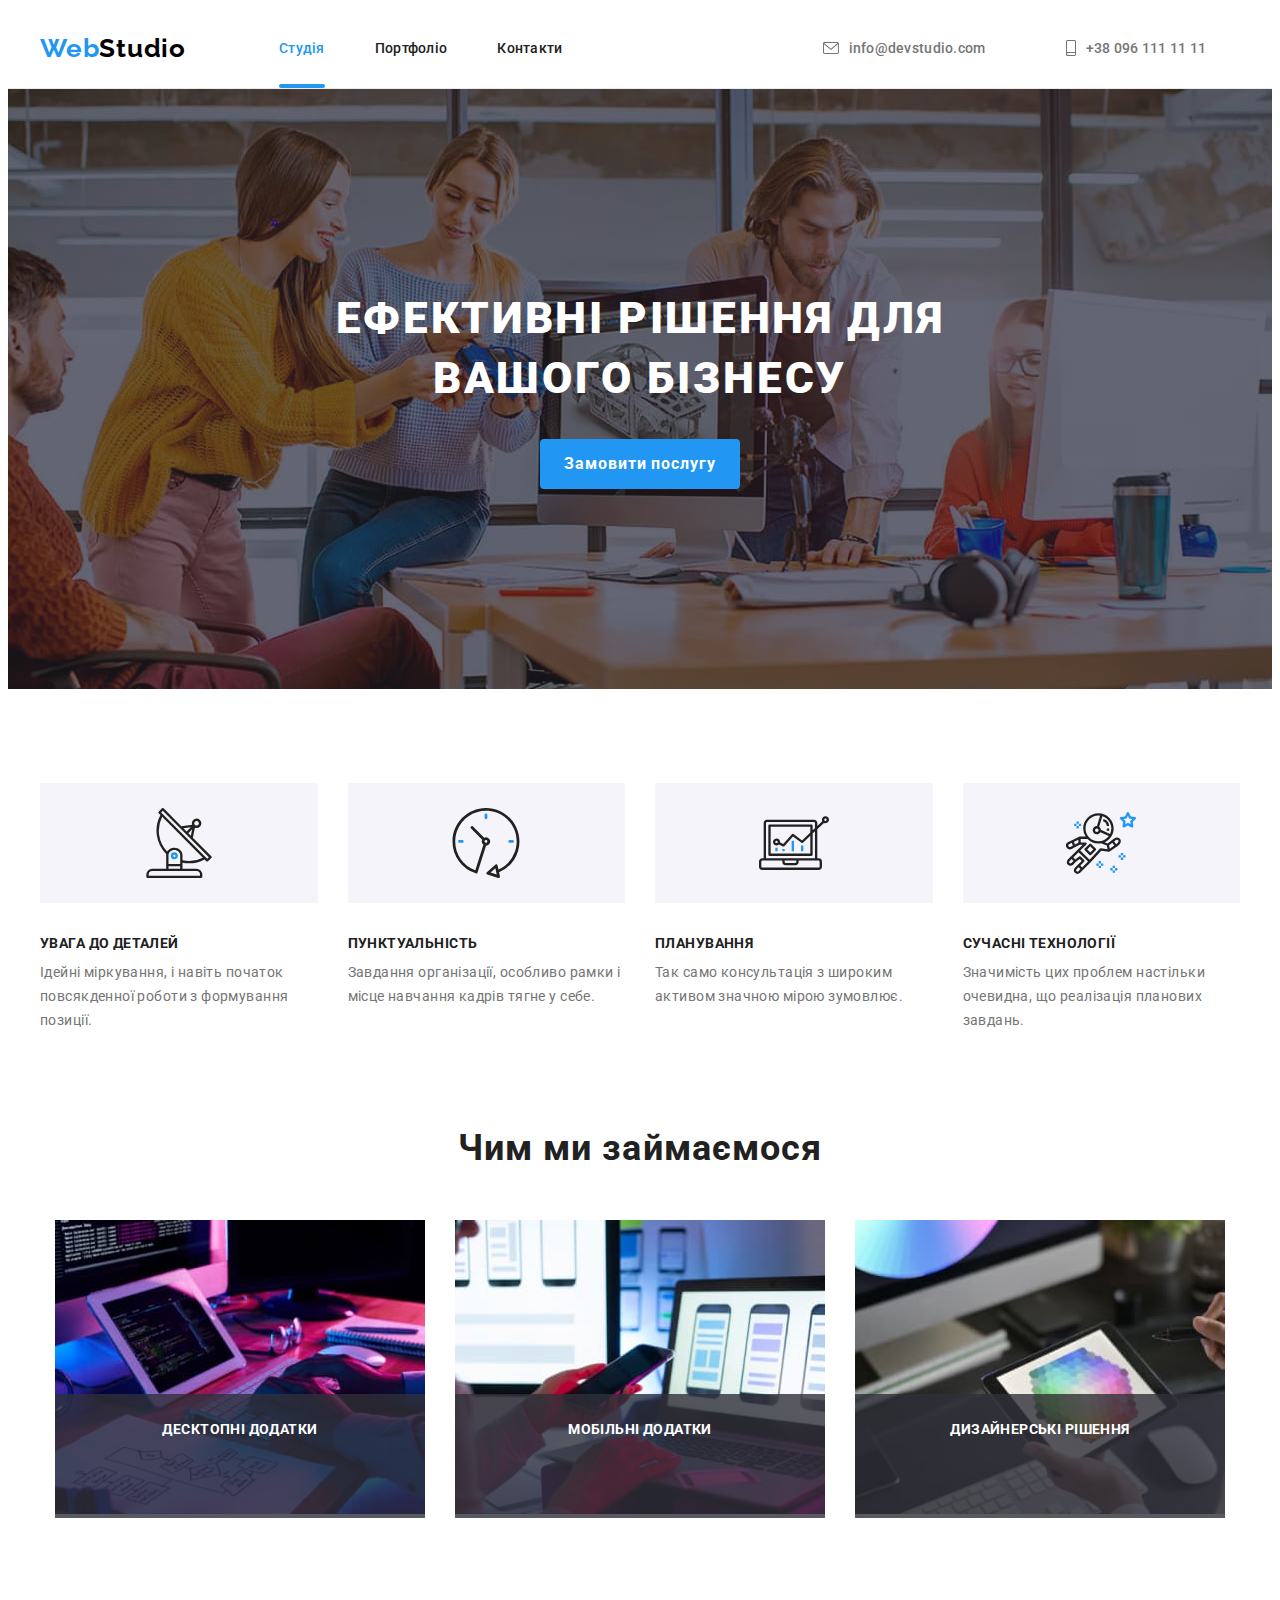
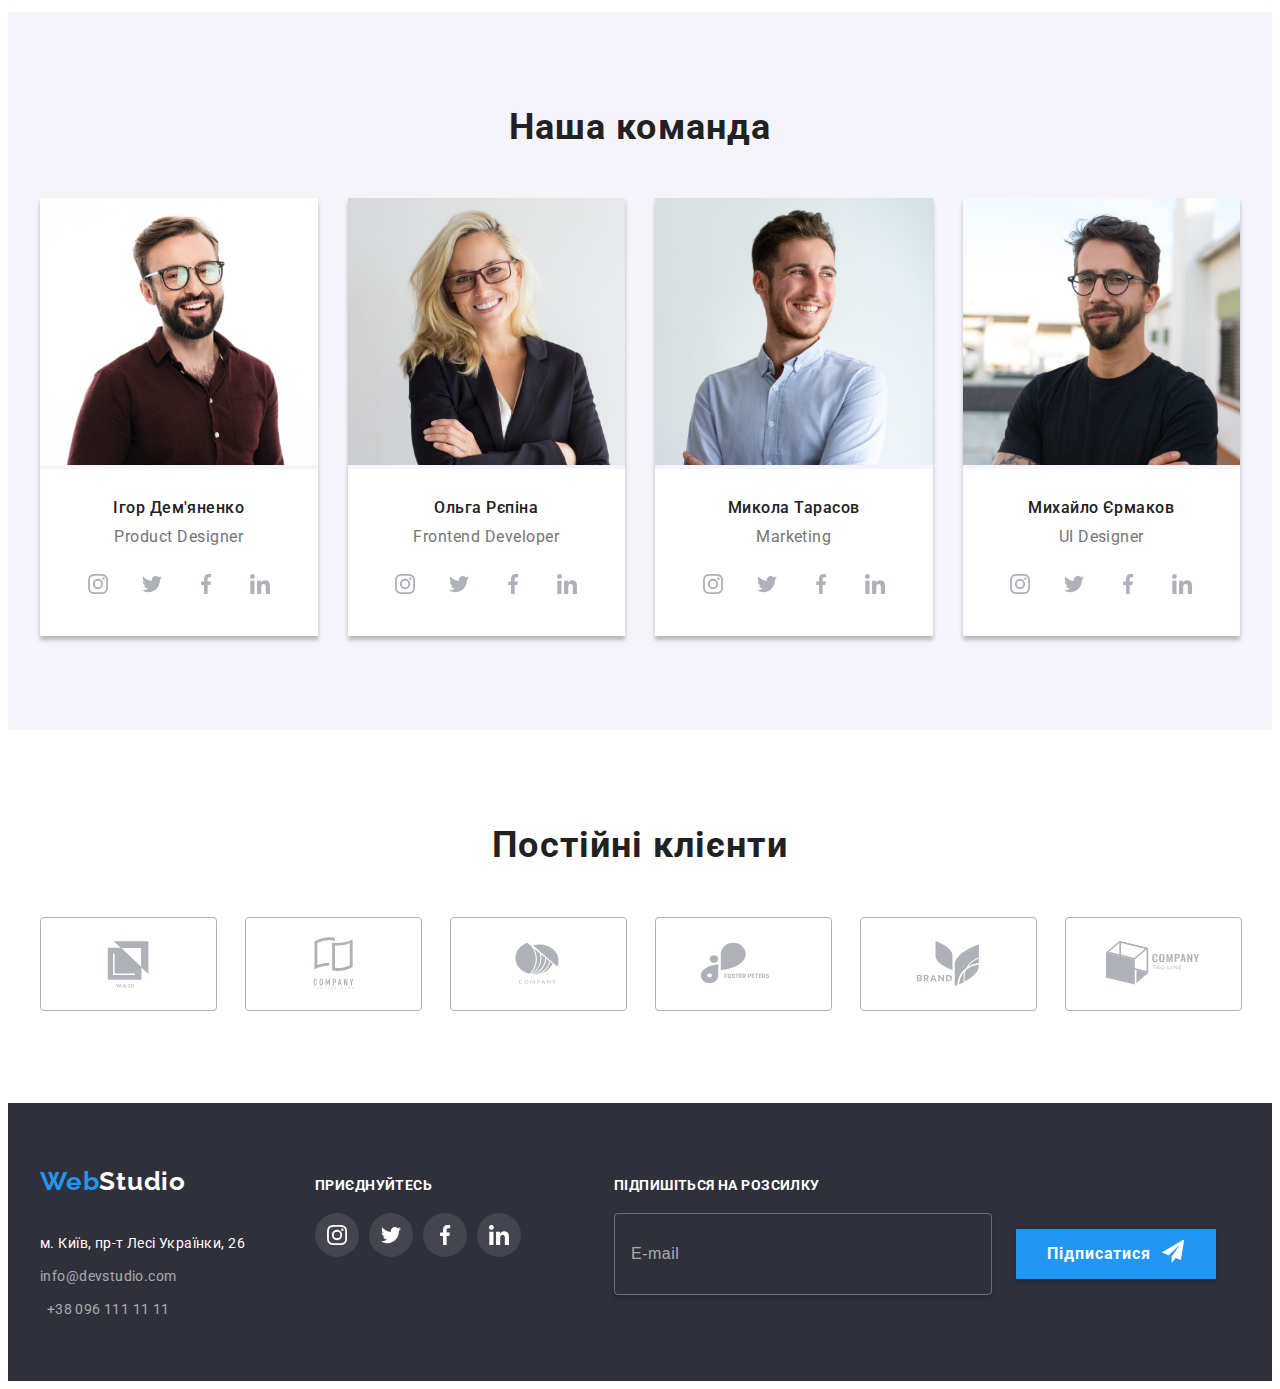
<file: index.html>
<!DOCTYPE html>
<html lang="en">
  <head>
    <meta charset="UTF-8" />
    <meta http-equiv="X-UA-Compatible" content="IE=edge" />
    <meta name="viewport" content="width=device-width, initial-scale=1.0" />
    <title>Document</title>
    <link
      href="https://fonts.googleapis.com/css2?family=Raleway:wght@700&family=Roboto:wght@400;500;700;900&display=swap"
      rel="stylesheet"
    />
    <link
      rel="stylesheet"
      href="https://cdnjs.cloudflare.com/ajax/libs/modern-normalize/1.1.0/modern-normalize.min.css"
      integrity="sha512-wpPYUAdjBVSE4KJnH1VR1HeZfpl1ub8YT/NKx4PuQ5NmX2tKuGu6U/JRp5y+Y8XG2tV+wKQpNHVUX03MfMFn9Q=="
      crossorigin="anonymous"
      referrerpolicy="no-referrer"
    />
    <link rel="stylesheet" href="./css/main.min.css" /> 
  </head>
  <body class="page">
     <header class="header">
      <div class="container-header">
        
        <nav class="site-nav">
          <a href="#" class="logo"
            ><span class="first-part">Web</span
            ><span class="second-part">Studio</span></a
          >

          <ul class="site-nav-list">
            <li class="site-nav-item">
              <a class="site-nav-link current" href="#">Студія</a>
            </li>
            <li class="site-nav-item">
              <a class="site-nav-link" href="portfolio.html" 
                >Портфоліо</a
              >
            </li>
            <li class="site-nav-item">
              <a class="site-nav-link" href="#">Контакти</a>
            </li>
          </ul>
          
          <ul class="contacts-list">
            <li class="contacts-item">
              <a href="mailto:info@devstudio.com" class="contacts">
                <svg class="contacts-icon" width="16" height="12">
                  <use href="./images/icons.svg#icon-envelope"></use>
                </svg>info@devstudio.com</a>
            </li>
            <li class="contacts-item">
              <a href="tel:+380961111111" class="contacts">
                <svg class="contacts-icon" width="10" height="16">
                  <use href="./images/icons.svg#icon-smartphone"></use>
                </svg>+38 096 111 11 11</a>
            </li>
          </ul>
        </nav>
       
        <button type="button" class="menu-open" data-menu-open>
          <svg class="menu-open-icon" width="40" height="40">
            <use href="./images/icons.svg#icon-menu-open"></use>
          </svg>
         </button>
         </div>
         
         <div class="mob-menu is-hidden" data-menu>
          <div class="mob-container">
            <div class="menu-top">
          <button type="button" class="menu-close" data-menu-close>
            <svg class="menu-close-icon" width="40" height="40">
              <use href="./images/icons.svg#icon-menu-close"></use>
            </svg>
          </button>
           <ul class="mob-nav-list">
            <li class="mob-nav-item">
              <a class="mob-nav-link current" href="#">Студія</a>
            </li>
            <li class="mob-nav-item">
              <a class="mob-nav-link" href="portfolio.html" 
                >Портфоліо</a
              >
            </li>
            <li class="mob-nav-item">
              <a class="mob-nav-link" href="#">Контакти</a>
            </li>
          </ul>
          </div>
          <div class="menu-top">
          <ul class="mob-contacts-list">
            <li class="mob-contacts-item">
              <a href="mailto:info@devstudio.com" class="mob-contacts-mail">
                info@devstudio.com</a>
            </li>
            <li class="mob-contacts-item">
              <a href="tel:+380961111111" class="mob-contacts-tel">
                +38 096 111 11 11</a>
            </li>
          </ul>
          <ul class="menu-soc-list">
            <li class="menu-soc-item">Instagram</li>
            <li class="menu-soc-item">Twitter</li>
            <li class="menu-soc-item">Facebook</li>
            <li class="menu-soc-item">LinkedIn</li>

          </ul>
          </div>
          </div>
          
          
         
      </div>
    </header> 
    <main>
      <section class="section-hero">
         <div class="container-hero">
                  <h1 class="hero-title">Ефективні рішення для <br />вашого бізнесу</h1>
        <button class="button-hero btn" type="button" data-modal-open>Замовити послугу</button>
         </div>
      </section>
      <section class="advantages">
        <div class="container">
          <ul class="our-advantages-list">
            <li class="our-advantages-item">
              <div class="our-advantages-icon">
                <svg width="70" height="70">
                  <use href="./images/icons.svg#icon-antenna"></use>
                </svg>
              </div>
              <h3 class="our-advantages-title">УВАГА ДО ДЕТАЛЕЙ</h3>
              <p class="our-advantages">
                Ідейні міркування, і навіть початок повсякденної роботи з
                формування позиції.
              </p>
            </li>
            <li class="our-advantages-item">
              <div class="our-advantages-icon">
                <svg width="70" height="70">
                  <use href="./images/icons.svg#icon-clock"></use>
                </svg>
              </div>
              <h3 class="our-advantages-title">ПУНКТУАЛЬНІСТЬ</h3>
              <p class="our-advantages">
                Завдання організації, особливо рамки і місце навчання кадрів
                тягне у себе.
              </p>
            </li>
            <li class="our-advantages-item">
              <div class="our-advantages-icon">
                <svg width="70" height="70">
                  <use href="./images/icons.svg#icon-diagram"></use>
                </svg>
              </div>
              <h3 class="our-advantages-title">ПЛАНУВАННЯ</h3>
              <p class="our-advantages">
                Так само консультація з широким активом значною мірою зумовлює.
              </p>
            </li>
            <li class="our-advantages-item">
              <div class="our-advantages-icon">
                <svg width="70" height="70">
                  <use href="./images/icons.svg#icon-astronaut"></use>
                </svg>
              </div>
              <h3 class="our-advantages-title">СУЧАСНІ ТЕХНОЛОГІЇ</h3>
              <p class="our-advantages">
                Значимість цих проблем настільки очевидна, що реалізація
                планових завдань.
              </p>
            </li>
          </ul>
        </div>
      </section>
      <section class="section-img">
        <div class="container">
          <h2 class="section-title">Чим ми займаємося</h2>
          <ul class="presentation-list">
            <li class="presentation-list__item">
              <div class="presentation">
                <img
                srcset="./images/box1.jpg 1x, ./images/box1-2x.jpg 2x" 
                src="./images/box1.jpg" 
                alt="написання коду" 
                width="370" />
                <h3 class="presentation-title">Десктопні додатки</h3>  
              </div>
            </li>
            <li class="presentation-list__item">
              <div class="presentation">
              <img
              srcset="./images/box2.jpg 1x, ./images/box2-2x.jpg 2x" 
              src="./images/box2.jpg" 
              alt="створення макета" 
              width="370" />
            <h3 class="presentation-title">Мобільні додатки</h3>
            </div>
            </li>
            <li class="presentation-list__item">
              <div class="presentation">
              <img
              srcset="./images/box3.jpg 1x, ./images/box3-2x.jpg 2x" 
              src="./images/box3.jpg" 
              alt="дізайн" 
              width="370" />
            <h3 class="presentation-title">Дизайнерські рішення</h3>
            </div>
            </li>
          </ul>
        </div>
      </section>
      <section class="section-team">
        <div class="container">
          <h2 class="section-title">Наша команда</h2>
          <div class="team-section"> 
          <ul class="img-list">
            <li class="img-list__item">
              <picture>
                  <source srcset="./images/img1.jpg 1x, ./images/img1-2x.jpg 2x" 
                  media="(min-width: 1200px)"/>
                  <source srcset="./images/img1-tab.jpg 1x, ./images/img1-tab-2x.jpg 2x" 
                  media="(min-width: 768px)"/>
                  <source srcset="./images/img1-mob.jpg 1x, ./images/img1-mob-2x.jpg 2x" 
                  media="(max-width: 767px)"/>
                  <img
                  src="./images/img1-mob.jpg" 
                  width="450"
                  alt="фото" 
                  class="img-item" />
                </picture>
              
              <div class="team">
              <h3 class="team__title">Ігор Дем'яненко</h3>
              <p class="team__specialist">Product Designer</p>
              <ul class="specialist-list">
                <li class="specialist-list__item">
              <a class="specialist-list__link" href="#">
                <svg class="specialist-list__icon" width="20" height="20">
                  <use href="./images/icons.svg#icon-instagram"></use>
                </svg>
              </a>
              </li>
              <li class="specialist-list__item">
              <a class="specialist-list__link" href="#">
                <svg class="specialist-list__icon" width="20" height="20">
                  <use href="./images/icons.svg#icon-twitter"></use>
                </svg>
              </a>
              </li>
              <li class="specialist-list__item">
              <a class="specialist-list__link" href="#">
                <svg class="specialist-list__icon" width="20" height="20">
                  <use href="./images/icons.svg#icon-facebook"></use>
                </svg>
              </a>
              </li>
              <li class="specialist-list__item">
              <a  class="specialist-list__link" href="#">
                <svg class="specialist-list__icon" width="20" height="20">
                  <use href="./images/icons.svg#icon-linkedin"></use>
                </svg>
              </a>
              </li>
              </ul>
              </div>
            </li>  
            
            <li class="img-list__item">
              <picture>
                  <source srcset="./images/img2.jpg 1x, ./images/img2-2x.jpg 2x" 
                  media="(min-width: 1200px)"/>
                  <source srcset="./images/img2-tab.jpg 1x, ./images/img2-tab-2x.jpg 2x" 
                  media="(min-width: 768px)"/>
                  <source srcset="./images/img2-mob.jpg 1x, ./images/img2-mob-2x.jpg 2x" 
                  media="(max-width: 767px)"/>
                  <img
                  src="./images/img2-mob.jpg" 
                  width="450"
                  alt="фото" 
                  class="img-item" />
                </picture>
              
              <div class="team">
              <h3 class="team__title">Ольга Рєпіна</h3>
              <p class="team__specialist">Frontend Developer</p>
              <ul class="specialist-list">
                <li class="specialist-list__item">
              <a class="specialist-list__link" href="#">
                <svg class="specialist-list__icon" width="20" height="20">
                  <use href="./images/icons.svg#icon-instagram"></use>
                </svg>
              </a>
              </li>
              <li class="specialist-list__item">
              <a class="specialist-list__link" href="#">
                <svg class="specialist-list__icon" width="20" height="20">
                  <use href="./images/icons.svg#icon-twitter"></use>
                </svg>
              </a>
              </li>
              <li class="specialist-list__item">
              <a class="specialist-list__link" href="#">
                <svg class="specialist-list__icon" width="20" height="20">
                  <use href="./images/icons.svg#icon-facebook"></use>
                </svg>
              </a>
              </li>
              <li class="specialist-list__item">
              <a class="specialist-list__link" href="#">
                <svg class="specialist-list__icon" width="20" height="20">
                  <use href="./images/icons.svg#icon-linkedin"></use>
                </svg>
              </a>
              </li>
              </ul>
            </div>
            </li>
            <li class="img-list__item">
              <picture>
                  <source srcset="./images/img3.jpg 1x, ./images/img3-2x.jpg 2x" 
                  media="(min-width: 1200px)"/>
                  <source srcset="./images/img3-tab.jpg 1x, ./images/img3-tab-2x.jpg 2x" 
                  media="(min-width: 768px)"/>
                  <source srcset="./images/img3-mob.jpg 1x, ./images/img3-mob-2x.jpg 2x" 
                  media="(max-width: 767px)"/>
                  <img
                  src="./images/img3-mob.jpg" 
                  width="450"
                  alt="фото" 
                  class="img-item" />
                </picture>
              <div class="team">
              <h3 class="team__title">Микола Тарасов</h3>
              <p class="team__specialist">Marketing</p>
              <ul class="specialist-list">
                <li class="specialist-list__item">
              <a class="specialist-list__link" href="#">
                <svg class="specialist-list__icon" width="20" height="20">
                  <use href="./images/icons.svg#icon-instagram"></use>
                </svg>
                 
              </a>
              </li>
              <li class="specialist-list__item">
              <a class="specialist-list__link" href="#">
                <svg class="specialist-list__icon" width="20" height="20">
                  <use href="./images/icons.svg#icon-twitter"></use>
                </svg>
                 
              </a>
              </li>
              <li class="specialist-list__item">
              <a class="specialist-list__link" href="#">
                <svg class="specialist-list__icon" width="20" height="20">
                  <use href="./images/icons.svg#icon-facebook"></use>
                </svg>
                 
              </a>
              </li>
              <li class="specialist-list__item">
              <a class="specialist-list__link" href="#">
                <svg class="specialist-list__icon" width="20" height="20">
                  <use href="./images/icons.svg#icon-linkedin"></use>
                </svg>
                 
              </a>
              </li>
              </ul>
              </div>
            </li>
            <li class="img-list__item">
              <picture>
                  <source srcset="./images/img4.jpg 1x, ./images/img4-2x.jpg 2x" 
                  media="(min-width: 1200px)"/>
                  <source srcset="./images/img4-tab.jpg 1x, ./images/img4-tab-2x.jpg 2x" 
                  media="(min-width: 768px)"/>
                  <source srcset="./images/img4-mob.jpg 1x, ./images/img4-mob-2x.jpg 2x" 
                  media="(max-width: 767px)"/>
                  <img
                  src="./images/img4-mob.jpg" 
                  width="450"
                  alt="фото" 
                  class="img-item" />
                </picture>
              <div class="team">
              <h3 class="team__title">Михайло Єрмаков</h3>
              <p class="team__specialist">UI Designer</p>
              <ul class="specialist-list">
                <li class="specialist-list__item">
              <a class="specialist-list__link" href="#">
                <svg class="specialist-list__icon" width="20" height="20">
                  <use href="./images/icons.svg#icon-instagram"></use>
                </svg>
                 
              </a>
              </li>
              <li class="specialist-list__item">
              <a class="specialist-list__link" href="#">
                <svg class="specialist-list__icon" width="20" height="20">
                  <use href="./images/icons.svg#icon-twitter"></use>
                </svg>
                 
              </a>
              </li>
              <li class="specialist-list__item">
              <a class="specialist-list__link" href="#">
                <svg class="specialist-list__icon" width="20" height="20">
                  <use href="./images/icons.svg#icon-facebook"></use>
                </svg>
                 
              </a>
              </li>
              <li class="specialist-list__item">
              <a class="specialist-list__link" href="#">
                <svg class="specialist-list__icon" width="20" height="20">
                  <use href="./images/icons.svg#icon-linkedin"></use>
                </svg>
                 
              </a>
              </li>
              </ul>
              </div>
            </li>
          </ul>
          </div>
        </div>
      </section> 
  <section class="section-clients">
        <div class="container">
          <h2 class="section-clients__title">Постійні клієнти</h2>
      
          <ul class="client-list">
            <li class="client-list__item">
              <a  class="client-list__link" href="#">
              <svg class="client-list__icon" width="106" height="60">
                <use href="./images/icons.svg#icon-logo1"></use>
              </svg>
              </a>
            </li>
            <li class="client-list__item">
              <a  class="client-list__link" href="#">
              <svg class="client-list__icon" width="106" height="60">
                <use href="./images/icons.svg#icon-logo2"></use>
              </svg>
              </a>
            </li>
            <li class="client-list__item">
              <a  class="client-list__link" href="#">
              <svg class="client-list__icon" width="106" height="60">
                <use href="./images/icons.svg#icon-logo3"></use>
              </svg>
              </a>
            </li>
            <li class="client-list__item">
              <a  class="client-list__link" href="#">
              <svg class="client-list__icon" width="106" height="60">
                <use href="./images/icons.svg#icon-logo4"></use>
              </svg>
              </a>
            </li>
            <li class="client-list__item">
              <a  class="client-list__link" href="#">
              <svg class="client-list__icon" width="106" height="60">
                <use href="./images/icons.svg#icon-logo5"></use>
              </svg>
              </a>
            </li>
            <li class="client-list__item">
              <a  class="client-list__link" href="#">
              <svg class="client-list__icon" width="106" height="60">
                <use href="./images/icons.svg#icon-logo6"></use>
              </svg>
              </a>
            </li>
          </ul>
          </div>

        </div>
      </section>
    </main>
    <footer class="section-foot">
      <div class="container-footer">
        <div class="div-foot">
          <div class="div-foot-tablet">
          <div class="div-contacts">
        <a href="#" class="logo-footer"
          ><span class="first-part">Web</span
          ><span class="second-part-foot">Studio</span></a
        >
        <address class="address">
          <p class="contacts-foot-address">м. Київ, пр-т Лесі Українки, 26</p>
          <ul class="list">
            <li class="foot-item">
              <a href="mailto:info@devstudio.com" class="contacts-foot"
                >info@devstudio.com</a>
              
            </li>
            <li class="foot-item">
              <a href="tel:+380961111111" class="contacts-foot"
                >+38 096 111 11 11</a
              >
            </li>
          </ul>
        </address>
        </div>
        <div class="foot-networks">
          <span class="foot-title">приєднуйтесь</span>
          <ul class="foot-list">
                <li class="item-foot">
              <a class="foot-link" href="#">
                <svg class="foot-icon" width="20" height="20">
                  <use href="./images/icons.svg#icon-instagram"></use>
                </svg>
                 
              </a>
              </li>
              <li class="item-foot">
              <a class="foot-link" href="#">
                <svg class="foot-icon" width="20" height="20">
                  <use href="./images/icons.svg#icon-twitter"></use>
                </svg>
                 
              </a>
              </li>
              <li class="item-foot">
              <a class="foot-link" href="#">
                <svg class="foot-icon" width="20" height="20">
                  <use href="./images/icons.svg#icon-facebook"></use>
                </svg>
                 
              </a>
              </li>
              <li class="item-foot">
              <a class="foot-link" href="#">
                <svg class="foot-icon" width="20" height="20">
                  <use href="./images/icons.svg#icon-linkedin"></use>
                </svg>
                 
              </a>
              </li>
              </ul>

        </div>
        </div>
        <div class="user-sub"> 
           <p class="form-email">Підпишіться на розсилку</p>
          <form>
          <div class="user-mail">  
            <input type="email" name="email"  class="email-input" aria-labelledby="user_email" placeholder="E-mail"/>
          
          <button type="submit" class="submit">Підписатися
            <svg class="icon-send" width="24" height="24">
              <use href="./images/icons.svg#icon-send"></use>
            </svg>
          </button>
          </div> 
          
        </form>
        </div>
        </div>
      </div>
    </footer>
     <div class="backdroup is-hidden" data-modal>
      <div class="modal">
        <button type="button" class="modal-close" data-modal-close>
          <svg class="close" width="18" height="18">
            <use href="./images/icons.svg#icon-close-black"></use>
          </svg>
        </button>
        <p class="modal-title">Залиште свої дані, ми вам передзвонимо</p>
        <form class="modal-form">
          <div class="input-wrap">
            <label for="user-name" class="modal-label">Ім'я</label>
              <input type="text" name="user-name" id="user-name" class="modal-input"/>
                <svg class="modal-icon" width="18" height="18">
                    <use href="./images/icons.svg#icon-person"></use>
                </svg>
          </div>
             
          <div class="input-wrap">
            <label for="user-tel" class="modal-label">Телефон</label>
              <input type="tel" name="user-tel" id="user-tel" class="modal-input"/>
                <svg class="modal-icon" width="18" height="18">
                  <use href="./images/icons.svg#icon-phone"></use>
               </svg>
          </div>
          <div class="input-wrap">
            <label for="user-email" class="modal-label">Пошта</label>
              <input type="email" name="user-email" id="user-email" class="modal-input"/>
               <svg class="modal-icon" width="18" height="18">
                 <use href="./images/icons.svg#icon-email"></use>
               </svg>
         </div>
         <div class="input-wrap-comment">
         
        <label for="comment" class="modal-label">Коментар</label>
          <textarea name="comment" id="comment" class="modal-comment" placeholder="Введіть текст"
          ></textarea>
          </div>
             
          <input type="checkbox" name="accedence" class="modal-check is-hidden" id="accedence"/>
          <label for="accedence" class="label-check">
            <span>
              <svg class="check-icon" width="16" height="15">
                <use href="./images/icons.svg#icon-check"></use>
              </svg> 
              </span>            
            Погоджуюся з розсилкою та приймаю 
             <a href="#" class="accedence-link">Умови договору</a>
        </label>
          <div class="btn-submit-modal">       
            <button type="submit" class="btn-submit">Відправити</button>
          </div> 
        </form>
      </div>
    </div> 
    <script src="./js/modal.js"></script>
    <script src="./js/menu.js"></script>
  </body>
</html>
</file>
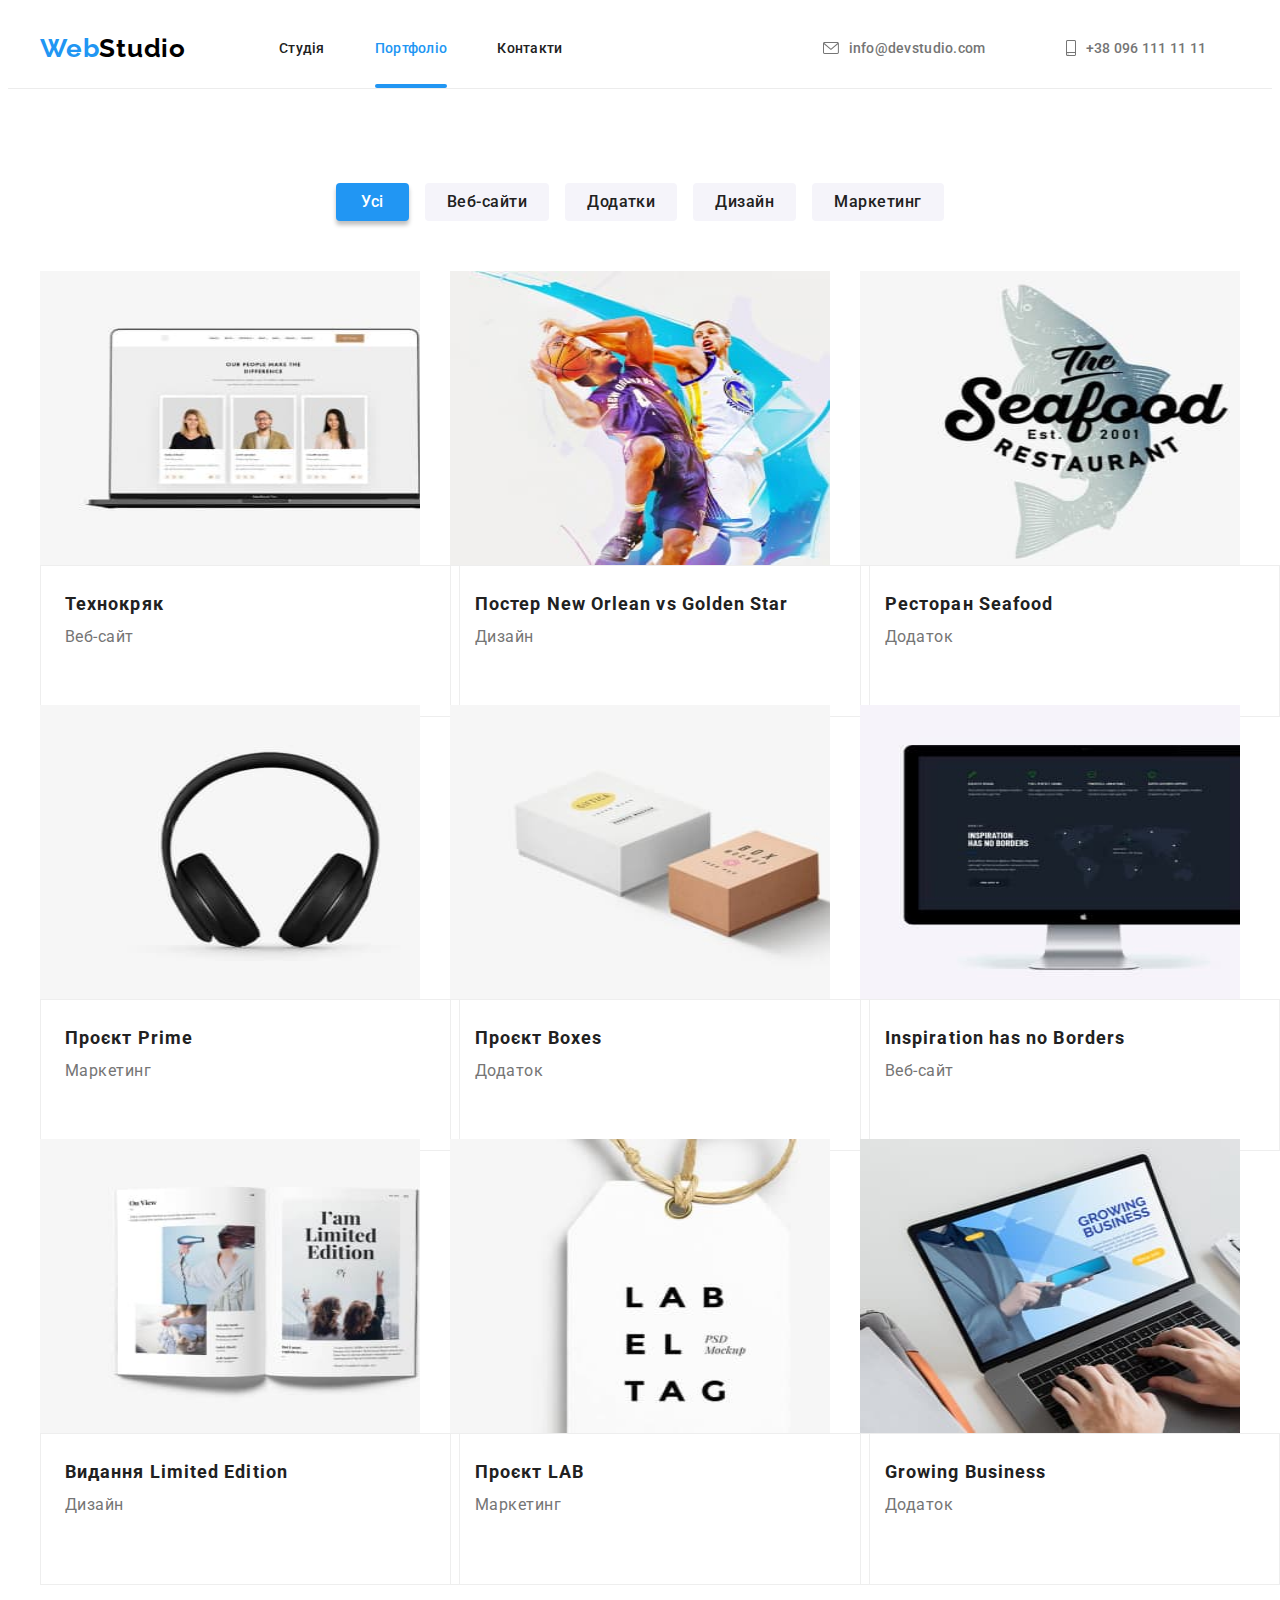
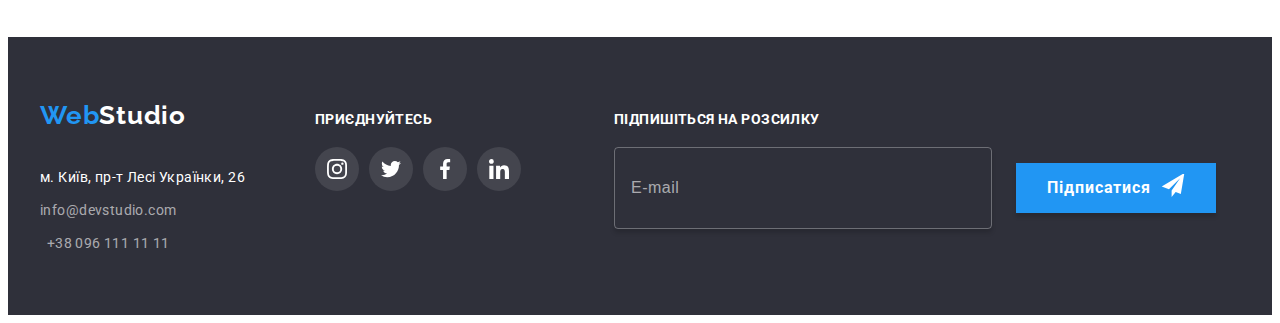
<file: portfolio.html>
<!DOCTYPE html>
<html lang="en">
  <head>
    <meta charset="UTF-8" />
    <meta http-equiv="X-UA-Compatible" content="IE=edge" />
    <meta name="viewport" content="width=device-width, initial-scale=1.0" />
    <title>Portfolio</title>
    <link
      href="https://fonts.googleapis.com/css2?family=Raleway:wght@700&family=Roboto:wght@400;500;700;900&display=swap"
      rel="stylesheet"
    />
    <link
      rel="stylesheet"
      href="https://cdnjs.cloudflare.com/ajax/libs/modern-normalize/1.1.0/modern-normalize.min.css"
      integrity="sha512-wpPYUAdjBVSE4KJnH1VR1HeZfpl1ub8YT/NKx4PuQ5NmX2tKuGu6U/JRp5y+Y8XG2tV+wKQpNHVUX03MfMFn9Q=="
      crossorigin="anonymous"
      referrerpolicy="no-referrer"
    />
    <link rel="stylesheet" href="./css/main.min.css" />
  </head>
  <body class="page-portfolio">
    <header class="header">
      <div class="container-header">
        <nav class="site-nav">
          <a href="#" class="logo"
            ><span class="first-part">Web</span
            ><span class="second-part">Studio</span>
            </a>

          <ul class="site-nav-list">
            <li class="site-nav-item">
              <a class="site-nav-link" href="index.html" 
                >Студія</a>
            </li>
            <li class="site-nav-item">
              <a class="site-nav-link current" href="#">Портфоліо</a>
            </li>
            <li class="site-nav-item">
              <a class="site-nav-link" href="#">Контакти</a>
            </li>
          </ul>

          <ul class="contacts-list">
            <li class="contacts-item">
              <a href="mailto:info@devstudio.com" class="contacts">
                <svg class="contacts-icon" width="16" height="12">
                  <use href="./images/icons.svg#icon-envelope"></use>
                </svg>
                info@devstudio.com</a>
            </li>
            <li class="contacts-item">
              <a href="tel:+380961111111" class="contacts">
                <svg class="contacts-icon" width="10" height="16">
                  <use href="./images/icons.svg#icon-smartphone"></use>
                </svg>
                +38 096 111 11 11</a>
            </li>
          </ul>
        </nav>
        <button type="button" class="menu-open" data-menu-open>
          <svg class="menu-open-icon" width="40" height="40">
            <use href="./images/icons.svg#icon-menu-open"></use>
          </svg>
         </button>
         
      </div>
      <div class="mob-menu is-hidden" data-menu>
          <div class="mob-container">
            <div class="menu-top">
          <button type="button" class="menu-close" data-menu-close>
            <svg class="menu-close-icon" width="40" height="40">
              <use href="./images/icons.svg#icon-menu-close"></use>
            </svg>
          </button>
           <ul class="mob-nav-list">
            <li class="mob-nav-item">
              <a class="mob-nav-link current" href="#">Студія</a>
            </li>
            <li class="mob-nav-item">
              <a class="mob-nav-link" href="portfolio.html" 
                >Портфоліо</a
              >
            </li>
            <li class="mob-nav-item">
              <a class="mob-nav-link" href="#">Контакти</a>
            </li>
          </ul>
          </div>
          <div class="menu-top">
          <ul class="mob-contacts-list">
            <li class="mob-contacts-item">
              <a href="mailto:info@devstudio.com" class="mob-contacts-mail">
                info@devstudio.com</a>
            </li>
            <li class="mob-contacts-item">
              <a href="tel:+380961111111" class="mob-contacts-tel">
                +38 096 111 11 11</a>
            </li>
          </ul>
          <ul class="menu-soc-list">
            <li class="menu-soc-item">Instagram</li>
            <li class="menu-soc-item">Twitter</li>
            <li class="menu-soc-item">Facebook</li>
            <li class="menu-soc-item">LinkedIn</li>

          </ul>
          </div>
          </div>
      </div>
    </header>
    <main>
      <section class="portfolio">
        <!-- <h1 class="portfolio-title">Портфоліо</h1> -->
        <div class="container-portfolio">
          

         <ul class="portfolio-list">
          <li class="list-button">
            <button class="button-all current" type="button">Усі</button>
          </li>
          <li class="list-button">
            <button class="button" type="button">Веб-сайти</button>
          </li>
          <li class="list-button">
            <button class="button" type="button">Додатки</button>
          </li>
          <li class="list-button">
            <button class="button" type="button">Дизайн</button>
          </li>
          <li class="list-button">
            <button class="button" type="button">Маркетинг</button>
          </li>
        </ul>
        
            
        <ul class="project-list">
          <li class="project-list__item">
            <a class="project-list__link" href="#">
              <div class="portfolio-wrap">
                <picture>
                  <source srcset="./images/img11.jpg 1x, ./images/img11-2x.jpg 2x" 
                  media="(min-width: 1200px)"/>
                  <source srcset="./images/img11-tab.jpg 1x, ./images/img11-tab-2x.jpg 2x" 
                  media="(min-width: 768px)"/>
                  <source srcset="./images/img11-mob.jpg 1x, ./images/img11-mob-2x.jpg 2x" 
                  media="(max-width: 767px)"/>
                  <img
                  src="./images/img11-mob.jpg" 
                  width="450" 
                  height="294"
                  alt="фото" 
                  class="project-list__icon" />
                </picture>
              
              <p class="portfolio-text">Ресурс пропонує комплексні пропозиції з різним рівнем функціоналу та сервісів. Все це дозволить відвідувачу отримати вичерпні відомості про компанію чи приватну особу.
              </p>
              </div>
              <div class="box-projects">
              <h2 class="list-projects">Технокряк</h2>
              <p class="list-services">Веб-сайт</p>
              </div>
            </a>
          </li>
          <li class="project-list__item">
            <a class="project-list__link" href="#">
              <div class="portfolio-wrap">
                <picture>
                  <source srcset="./images/img12.jpg 1x, ./images/img12-2x.jpg 2x" 
                  media="(min-width: 1200px)"/>
                  <source srcset="./images/img12-tab.jpg 1x, ./images/img12-tab-2x.jpg 2x" 
                  media="(min-width: 768px)"/>
                  <source srcset="./images/img12-mob.jpg 1x, ./images/img12-mob-2x.jpg 2x" 
                  media="(max-width: 767px)"/>
                  <img
                  src="./images/img12-mob.jpg" 
                  width="450"
                  height="294"
                  alt="фото" 
                  class="project-list__icon" />
                </picture>
              
              <p class="portfolio-text">Ресурс пропонує комплексні пропозиції з різним рівнем функціоналу та сервісів. Все це дозволить відвідувачу отримати вичерпні відомості про компанію чи приватну особу.
              </p>
              </div>
              <div class="box-projects">
              <h2 class="list-projects">Постер New Orlean vs Golden Star</h2>
              <p class="list-services">Дизайн</p>
              </div>
            </a>
          </li>
          <li class="project-list__item">
            <a class="project-list__link" href="#">
              <div class="portfolio-wrap">
              <picture>
                  <source srcset="./images/img13.jpg 1x, ./images/img13-2x.jpg 2x" 
                  media="(min-width: 1200px)"/>
                  <source srcset="./images/img13-tab.jpg 1x, ./images/img13-tab-2x.jpg 2x" 
                  media="(min-width: 768px)"/>
                  <source srcset="./images/img13-mob.jpg 1x, ./images/img13-mob-2x.jpg 2x" 
                  media="(max-width: 767px)"/>
                  <img
                  src="./images/img13-mob.jpg" 
                  width="450"
                  height="294"
                  alt="фото" 
                  class="project-list__icon" />
                </picture>
              <p class="portfolio-text">Ресурс пропонує комплексні пропозиції з різним рівнем функціоналу та сервісів. Все це дозволить відвідувачу отримати вичерпні відомості про компанію чи приватну особу.
              </p>
              </div>
              <div class="box-projects">
              <h2 class="list-projects">Ресторан Seafood</h2>
              <p class="list-services">Додаток</p>
              </div>
            </a>
          </li>

          <li class="project-list__item">
            <a class="project-list__link" href="#">
              <div class="portfolio-wrap">
                <picture>
                  <source srcset="./images/img14.jpg 1x, ./images/img14-2x.jpg 2x" 
                  media="(min-width: 1200px)"/>
                  <source srcset="./images/img14-tab.jpg 1x, ./images/img14-tab-2x.jpg 2x" 
                  media="(min-width: 768px)"/>
                  <source srcset="./images/img14-mob.jpg 1x, ./images/img14-mob-2x.jpg 2x" 
                  media="(max-width: 767px)"/>
                  <img
                  src="./images/img14-mob.jpg" 
                  width="450"
                  height="294"
                  alt="фото" 
                  class="project-list__icon" />
                </picture>
              <p class="portfolio-text">Ресурс пропонує комплексні пропозиції з різним рівнем функціоналу та сервісів. Все це дозволить відвідувачу отримати вичерпні відомості про компанію чи приватну особу.
              </p>
              </div>
              <div class="box-projects">
              <h2 class="list-projects">Проєкт Prime</h2>
              <p class="list-services">Маркетинг</p>
              </div>
            </a>
          </li>
          <li class="project-list__item">
            <a class="project-list__link" href="#">
              <div class="portfolio-wrap">
                <picture>
                  <source srcset="./images/img15.jpg 1x, ./images/img15-2x.jpg 2x" 
                  media="(min-width: 1200px)"/>
                  <source srcset="./images/img15-tab.jpg 1x, ./images/img15-tab-2x.jpg 2x" 
                  media="(min-width: 768px)"/>
                  <source srcset="./images/img15-mob.jpg 1x, ./images/img15-mob-2x.jpg 2x" 
                  media="(max-width: 767px)"/>
                  <img
                  src="./images/img15-mob.jpg" 
                  width="450"
                  height="294"
                  alt="фото" 
                  class="project-list__icon" />
                </picture>
              
              <p class="portfolio-text">Ресурс пропонує комплексні пропозиції з різним рівнем функціоналу та сервісів. Все це дозволить відвідувачу отримати вичерпні відомості про компанію чи приватну особу.
              </p>
              </div>
              <div class="box-projects">
              <h2 class="list-projects">Проєкт Boxes</h2>
              <p class="list-services">Додаток</p>
              </div>
            </a>
          </li>
          <li class="project-list__item">
            <a class="project-list__link" href="#">
              <div class="portfolio-wrap">
                <picture>
                  <source srcset="./images/img16.jpg 1x, ./images/img16-2x.jpg 2x" 
                  media="(min-width: 1200px)"/>
                  <source srcset="./images/img16-tab.jpg 1x, ./images/img16-tab-2x.jpg 2x" 
                  media="(min-width: 768px)"/>
                  <source srcset="./images/img16-mob.jpg 1x, ./images/img16-mob-2x.jpg 2x" 
                  media="(max-width: 767px)"/>
                  <img
                  src="./images/img16-mob.jpg" 
                  width="450"
                  height="294"
                  alt="фото" 
                  class="project-list__icon" />
                </picture>
              
              <p class="portfolio-text">Ресурс пропонує комплексні пропозиції з різним рівнем функціоналу та сервісів. Все це дозволить відвідувачу отримати вичерпні відомості про компанію чи приватну особу.
              </p>
              </div>
              <div class="box-projects">
              <h2 class="list-projects">Inspiration has no Borders</h2>
              <p class="list-services">Веб-сайт</p>
              </div>
            </a>
          </li>
          <li class="project-list__item">
            <a class="project-list__link" href="#">
              <div class="portfolio-wrap">
                <picture>
                  <source srcset="./images/img17.jpg 1x, ./images/img17-2x.jpg 2x" 
                  media="(min-width: 1200px)"/>
                  <source srcset="./images/img17-tab.jpg 1x, ./images/img17-tab-2x.jpg 2x" 
                  media="(min-width: 768px)"/>
                  <source srcset="./images/img17-mob.jpg 1x, ./images/img17-mob-2x.jpg 2x" 
                  media="(max-width: 767px)"/>
                  <img
                  src="./images/img17-mob.jpg" 
                  width="450"
                  height="294"
                  alt="фото" 
                  class="project-list__icon" />
                </picture>
              
              <p class="portfolio-text">Ресурс пропонує комплексні пропозиції з різним рівнем функціоналу та сервісів. Все це дозволить відвідувачу отримати вичерпні відомості про компанію чи приватну особу.
              </p>
              </div>
              <div class="box-projects">
              <h2 class="list-projects">Видання Limited Edition</h2>
              <p class="list-services">Дизайн</p>
              </div>
            </a>
          </li>
          <li class="project-list__item">
            <a class="project-list__link" href="#">
              <div class="portfolio-wrap">
                <picture>
                  <source srcset="./images/img18.jpg 1x, ./images/img18-2x.jpg 2x" 
                  media="(min-width: 1200px)"/>
                  <source srcset="./images/img18-tab.jpg 1x, ./images/img18-tab-2x.jpg 2x" 
                  media="(min-width: 768px)"/>
                  <source srcset="./images/img18-mob.jpg 1x, ./images/img18-mob-2x.jpg 2x" 
                  media="(max-width: 767px)"/>
                  <img
                  src="./images/img18-mob.jpg" 
                  width="450"
                  height="294"
                  alt="фото" 
                  class="project-list__icon" />
                </picture>
              
              <p class="portfolio-text">Ресурс пропонує комплексні пропозиції з різним рівнем функціоналу та сервісів. Все це дозволить відвідувачу отримати вичерпні відомості про компанію чи приватну особу.
              </p>
              </div>
              <div class="box-projects">
              <h2 class="list-projects">Проєкт LAB</h2>
              <p class="list-services">Маркетинг</p>
              </div>
            </a>
          </li>
          <li class="project-list__item">
            <a class="project-list__link" href="#">
              <div class="portfolio-wrap">
                <picture>
                  <source srcset="./images/img19.jpg 1x, ./images/img19-2x.jpg 2x" 
                  media="(min-width: 1200px)"/>
                  <source srcset="./images/img19-tab.jpg 1x, ./images/img19-tab-2x.jpg 2x" 
                  media="(min-width: 768px)"/>
                  <source srcset="./images/img19-mob.jpg 1x, ./images/img19-mob-2x.jpg 2x" 
                  media="(max-width: 767px)"/>
                  <img
                  src="./images/img19-mob.jpg" 
                  width="450"
                  height="294"
                  alt="фото" 
                  class="project-list__icon" />
                </picture>
              
              <p class="portfolio-text">Ресурс пропонує комплексні пропозиції з різним рівнем функціоналу та сервісів. Все це дозволить відвідувачу отримати вичерпні відомості про компанію чи приватну особу.
              </p>
              </div>
              <div class="box-projects">
              <h2 class="list-projects">Growing Business</h2>
              <p class="list-services">Додаток</p>
              </div>
            </a>
          </li>
        </ul>
        </div>
      </section>
    </main>
    <footer class="section-foot">
      <div class="container-footer">
        <div class="div-foot">
          <div class="div-foot-tablet">
          <div class="div-contacts">
        <a href="#" class="logo-footer"
          ><span class="first-part">Web</span
          ><span class="second-part-foot">Studio</span></a>
        
        <address class="address">
          <p class="contacts-foot-address">м. Київ, пр-т Лесі Українки, 26</p>
          <ul class="list">
            <li class="foot-item">
              <a href="mailto:info@devstudio.com" class="contacts-foot"
                >info@devstudio.com</a
              >
            </li>
            <li class="foot-item">
              <a href="tel:+380961111111" class="contacts-foot"
                >+38 096 111 11 11</a>
              
            </li>
          </ul>
        </address>
        </div>
        <div class="foot-networks">
          <span class="foot-title">приєднуйтесь</span>
          <ul class="foot-list">
                <li class="item-foot">
              <a class="foot-link" href="#">
                <svg class="foot-icon" width="20" height="20">
                  <use href="./images/icons.svg#icon-instagram"></use>
                </svg>
                 
              </a>
              </li>
              <li class="item-foot">
              <a class="foot-link" href="#">
                <svg class="foot-icon" width="20" height="20">
                  <use href="./images/icons.svg#icon-twitter"></use>
                </svg>
                 
              </a>
              </li>
              <li class="item-foot">
              <a class="foot-link" href="#">
                <svg class="foot-icon" width="20" height="20">
                  <use href="./images/icons.svg#icon-facebook"></use>
                </svg>
                 
              </a>
              </li>
              <li class="item-foot">
              <a class="foot-link" href="#">
                <svg class="foot-icon" width="20" height="20">
                  <use href="./images/icons.svg#icon-linkedin"></use>
                </svg>
                 
              </a>
              </li>
              </ul>
        </div>
        </div>
        <div class="user-sub">
           <p class="form-email">Підпишіться на розсилку</p>
          <form>
          <div class="user-mail">  
            <input type="email" name="email"  class="email-input" aria-labelledby="user_email" placeholder="E-mail"/>
          
          <button type="submit" class="submit">Підписатися
            <svg class="icon-send" width="24" height="24">
              <use href="./images/icons.svg#icon-send"></use>
            </svg>
          </button>
          </div>
          
        </form>
        </div>
        </div>
        

      </div>
    </footer>
    <script src="./js/menu.js"></script>
  </body>
</html>
</file>
<file: css/main.min.css>
:root{--color-title: #212121;--color-gray: #757575;--color-blue: #2196F3;--color-white: #FFFFFF;--background-color-portfolio: #EEEEEE;--gradient: linear-gradient(rgba(47, 48, 58, 0.4), rgba(47, 48, 58, 0.4))}body{font-family:Roboto,sans-serif}.container,.container-header,.container-footer,.container-portfolio{width:100%;padding-left:15px;padding-right:15px;margin:0 auto}@media screen and (min-width: 480px){.container,.container-header,.container-footer,.container-portfolio{max-width:480px}}@media screen and (min-width: 768px){.container,.container-header,.container-footer,.container-portfolio{max-width:768px}}@media screen and (min-width: 1200px){.container,.container-header,.container-footer,.container-portfolio{max-width:1200px}}.container-header,.container-footer{padding-top:0}.mob-contacts-list,.menu-soc-list,.mob-nav-list,.presentation-list,.project-list,.img-list,.our-advantages-list,.portfolio-list,.site-nav-list,.list,.contacts-list,.specialist-list,.client-list,.foot-list{list-style:none;padding:0;margin:0}.mob-contacts-tel,.mob-contacts-mail,.mob-contacts,.mob-nav-link,.project-list__link,.site-nav-link,.contacts,.list-link,.logo,.logo-footer{text-decoration:none}.page{background-color:var(--color-white)}.logo{display:inline-block}@media screen and (min-width: 768px){.logo{margin-right:88px}}@media screen and (min-width: 1200px){.logo{margin-right:93px}}.first-part{color:var(--color-blue)}.second-part{color:#000}.second-part-foot{color:#fff}.first-part,.second-part,.second-part-foot{font-family:Raleway,sans-serif;font-weight:700;font-size:24px;line-height:1.174;letter-spacing:.03em}@media screen and (min-width: 1200px){.first-part,.second-part,.second-part-foot{font-family:Raleway,sans-serif;font-weight:700;font-size:26px;line-height:1.1923;letter-spacing:.03em}}.container-header{height:60px;margin:0 auto;display:flex;max-width:767px}@media screen and (min-width: 768px){.container-header{display:inline-block;height:80px;max-width:1199px}}@media screen and (min-width: 1200px){.container-header{display:flex;height:80px;max-width:1200px}}.mob-menu{position:fixed;z-index:1;width:100vw;height:100vh;background-color:#fff;top:0;padding-left:40px;padding-top:10px;padding-bottom:48px;padding-right:15px}@media screen and (min-width: 768px){.mob-menu{display:none}}.mob-container{height:100%;display:flex;flex-direction:column;justify-content:space-between;overflow:auto}.menu-open{margin-left:auto;border:none;background-color:rgba(0,0,0,0);display:block}.menu-open:hover,.menu-open:focus{color:#2196f3}@media screen and (min-width: 768px){.menu-open{display:none}}.menu-close{display:block;margin-left:auto;border:none;background-color:rgba(0,0,0,0);border:none}.menu-close:hover,.menu-close:focus{color:#2196f3}.mob-nav-link{font-weight:500;font-size:40px;line-height:1.172;letter-spacing:.02em;color:#212121}.mob-nav-link:focus,.mob-nav-link:hover{color:#2196f3}.mob-nav-item:not(:last-child){margin-bottom:32px}.mob-contacts-item:not(:last-child){margin-bottom:32px}.mob-contacts-mail{font-weight:500;font-size:24px;line-height:1.172;letter-spacing:.02em;color:#757575}.mob-contacts-tel{font-weight:500;font-size:34px;line-height:1.1717;letter-spacing:.02em;color:var(--color-blue)}.menu-soc-list{margin-top:64px;display:flex;gap:20px}.menu-soc-item{font-weight:500;font-size:18px;line-height:1.222;letter-spacing:.02em;color:var(--color-blue);position:relative}.menu-soc-item::after{content:"";width:1px;height:22px;color:rgba(33,33,33,.2);position:absolute}.site-nav-link{display:none}@media screen and (min-width: 768px){.site-nav-link{display:block;font-weight:500;font-size:14px;line-height:1.172;letter-spacing:.02em;padding-top:32px;padding-bottom:32px;color:var(--color-title);position:relative}.site-nav-link::after{content:"";position:absolute;opacity:0;width:100%;height:4px;border-radius:2px;background-color:var(--color-blue);left:0;bottom:0}.site-nav-link.current::after{opacity:1}}@media screen and (min-width: 1200px){.site-nav-link{display:block;font-weight:500;font-size:14px;line-height:1.172;letter-spacing:.02em;padding-top:32px;padding-bottom:32px;color:var(--color-title);position:relative}.site-nav-link::after{content:"";position:absolute;opacity:0;width:100%;height:4px;background-color:var(--color-blue);left:0;bottom:0;border-radius:2px}.site-nav-link.current::after{opacity:1}}@media screen and (min-width: 768px){.site-nav-item{margin-right:50px}.site-nav-item:last-child{margin-right:0}}@media screen and (min-width: 1200px){.site-nav-item{margin-right:50px}.site-nav-item:last-child{margin-right:0}}.contacts{display:none}@media screen and (min-width: 768px){.contacts{display:flex;justify-content:center;align-items:center;font-weight:500;font-size:12px;line-height:1.172;letter-spacing:.02em;width:100%;height:100%;color:var(--color-gray);transition:color 250ms cubic-bezier(0.4, 0, 0.2, 1)}}@media screen and (min-width: 1200px){.contacts{font-weight:500;font-size:14px;line-height:1.172;letter-spacing:.02em;width:100%;height:100%;color:var(--color-gray);transition:color 250ms cubic-bezier(0.4, 0, 0.2, 1)}}@media screen and (min-width: 768px){.contacts-icon{fill:var(--color-gray);margin-right:10px;transition:fill 250ms cubic-bezier(0.4, 0, 0.2, 1)}.contacts:hover .contacts-icon,.contacts:focus .contacts-icon{fill:#2196f3}}@media screen and (min-width: 1200px){.contacts-icon{fill:var(--color-gray);margin-right:10px;transition:fill 250ms cubic-bezier(0.4, 0, 0.2, 1)}.contacts:hover .contacts-icon,.contacts:focus .contacts-icon{fill:#2196f3}}@media screen and (min-width: 1200px){.contacts-item+.contacts-item{margin-left:40px}}@media screen and (min-width: 1200px){.contacts-item{padding-top:32px;padding-bottom:32px}}@media screen and (min-width: 1200px){.site-nav-link,.contacts{transition:color 250ms cubic-bezier(0.4, 0, 0.2, 1)}}@media screen and (min-width: 1200px){.site-nav-link:hover,.site-nav-link:focus,.site-nav-link.current{color:var(--color-blue);opacity:1}}@media screen and (min-width: 1200px){.contacts:hover,.contacts:focus{color:var(--color-blue)}}.header{border-bottom:1px solid #ececec}@media screen and (min-width: 1200px){.header{height:80px}}.site-nav{display:flex;align-items:center}@media screen and (min-width: 768px){.site-nav-list{display:flex}}@media screen and (min-width: 1200px){.site-nav-list{display:flex}}@media screen and (min-width: 768px){.contacts-list{display:flex;flex-direction:column;gap:10px;margin-left:auto;align-items:flex-start}}@media screen and (min-width: 1200px){.contacts-list{display:flex;gap:40px;flex-direction:row;margin-left:260px}}.section-hero{margin:0 auto;text-align:center;background-image:var(--gradient),url(../images/hero-img-mob.jpg);background-repeat:no-repeat;background-position:center;background-size:cover}@media(min-device-pixel-ratio: 2),(-webkit-min-device-pixel-ratio: 2),(min-resolution: 192dpi),(min-resolution: 2dppx){.section-hero{background-image:var(--gradient),url(../images/hero-img-mob-2x.jpg)}}@media screen and (min-width: 480px){.section-hero{background-image:var(--gradient),url(../images/hero-img-tab.jpg)}}@media screen and (min-width: 480px)and (min-device-pixel-ratio: 2),screen and (min-width: 480px)and (-webkit-min-device-pixel-ratio: 2),screen and (min-width: 480px)and (min-resolution: 192dpi),screen and (min-width: 480px)and (min-resolution: 2dppx){.section-hero{background-image:var(--gradient),url(../images/hero-img-tab-2x.jpg)}}@media screen and (min-width: 768px){.section-hero{background-image:var(--gradient),url(../images/img-gero\ .jpg)}}@media screen and (min-width: 768px)and (min-device-pixel-ratio: 2),screen and (min-width: 768px)and (-webkit-min-device-pixel-ratio: 2),screen and (min-width: 768px)and (min-resolution: 192dpi),screen and (min-width: 768px)and (min-resolution: 2dppx){.section-hero{background-image:var(--gradient),url(../images/hero-img-2x.jpg)}}@media screen and (min-width: 1200px){.section-hero{background-image:var(--gradient),url(../images/img-gero\ .jpg)}}@media screen and (min-width: 1200px)and (min-device-pixel-ratio: 2),screen and (min-width: 1200px)and (-webkit-min-device-pixel-ratio: 2),screen and (min-width: 1200px)and (min-resolution: 192dpi),screen and (min-width: 1200px)and (min-resolution: 2dppx){.section-hero{background-image:var(--gradient),url(../images/hero-img-2x.jpg)}}@media screen and (min-width: 480px){.section-hero{max-width:100%}}@media screen and (min-width: 768px){.section-hero{max-width:100%}}@media screen and (min-width: 1200px){.section-hero{max-width:1600px}}.container-hero{padding-top:118px;padding-bottom:118px}@media screen and (min-width: 768px){.container-hero{padding-top:118px;padding-bottom:118px}}@media screen and (min-width: 1200px){.container-hero{padding:200px 252px}}.hero-title{margin-top:0;margin-bottom:30px;color:#fff;font-weight:900;font-size:26px;line-height:1.615;letter-spacing:.06em;text-align:center;text-transform:uppercase}@media screen and (min-width: 1200px){.hero-title{font-weight:900;font-size:44px;line-height:1.3636;letter-spacing:.06em}}.button-hero{display:inline-block;min-width:200px;height:50px;border-radius:4px;padding:10px 24px;color:#fff;background-color:#2196f3;font-family:Roboto,sans-serif;font-weight:700;font-size:14px;line-height:1.875;letter-spacing:.06em;text-align:center;cursor:pointer;border:none;transition:color 250ms cubic-bezier(0.4, 0, 0.2, 1)}@media screen and (min-width: 480px){.button-hero{font-size:16px}}@media screen and (min-width: 768px){.button-hero{font-size:16px}}@media screen and (min-width: 1200px){.button-hero{font-size:16px}}.button-hero:hover,.button-hero:focus,.button-hero:active{color:#2f303a}.our-advantages-list{display:flex;flex-wrap:wrap;gap:30px}.our-advantages-item{width:100%;height:auto}@media screen and (min-width: 768px){.our-advantages-item{width:calc((100% - 30px)/2)}}@media screen and (min-width: 1200px){.our-advantages-item{width:calc((100% - 90px)/4)}}.our-advantages-icon{margin-bottom:30px;width:100%;height:120px;background-color:#f5f4fa;display:flex;justify-content:center;align-items:center}.advantages{padding-top:60px;padding-bottom:60px}@media screen and (min-width: 1200px){.advantages{padding-top:94px;padding-bottom:94px}}.our-advantages-title{margin-bottom:10px;margin-top:0;color:var(--color-title);font-weight:700;font-size:14px;line-height:1.1721;letter-spacing:.03em;display:flex;justify-content:center;align-items:center}@media screen and (min-width: 768px){.our-advantages-title{display:inline-block}}.our-advantages{display:inline-block;margin-top:0;margin-bottom:0;color:var(--color-gray);font-weight:400;font-size:14px;line-height:1.714;letter-spacing:.03em}.section-img{padding-bottom:94px}@media screen and (max-width: 1199px){.section-img{display:none}}.section-title{margin-top:0;margin-bottom:30px;color:var(--color-title);font-weight:700;font-size:28px;line-height:1.172;letter-spacing:.03em;text-align:center}@media screen and (min-width: 768px){.section-title{font-weight:700;font-size:28px;line-height:1.172;letter-spacing:.03em;margin-bottom:30px}}@media screen and (min-width: 1200px){.section-title{font-weight:700;font-size:36px;line-height:1.1719;letter-spacing:.03em;margin-bottom:50px}}.presentation-list{display:flex;flex-wrap:wrap;gap:30px;justify-content:center}.presentation-list__item{max-width:100%;height:100%}.presentation{width:370px;height:100%;position:relative}.presentation-title{margin-top:0;margin-bottom:0;padding-top:27px;padding-bottom:27px;height:70px;width:100%;font-weight:700;font-size:14px;line-height:1.143;letter-spacing:.03em;color:var(--color-white);background-color:rgba(47,48,58,.8);text-align:center;text-transform:uppercase;position:absolute;bottom:0}.section-team{padding-top:60px;padding-bottom:60px;background-color:#f5f4fa}@media screen and (min-width: 1200px){.section-team{padding-top:94px;padding-bottom:94px}}.img-list{display:flex;flex-wrap:wrap;gap:30px}.img-list__item{box-shadow:0px 4px 4px 0px rgba(0,0,0,.25);width:100%}@media screen and (min-width: 768px){.img-list__item{width:calc((100% - 30px)/2)}}@media screen and (min-width: 1200px){.img-list__item{width:calc((100% - 90px)/4)}}.img-item{max-width:100%}.team__title{margin-top:0;margin-bottom:10px;color:var(--color-title);font-weight:500;font-size:16px;line-height:1.1719;letter-spacing:.03em;text-align:center}.team__specialist{margin-top:0;margin-bottom:16px;color:var(--color-gray);font-weight:400;font-size:16px;line-height:1.1719;letter-spacing:.03em;text-align:center}.team{padding-top:30px;padding-bottom:30px;background-color:#fff}.specialist-list{display:flex;justify-content:center;align-items:center;gap:10px}.specialist-list__item{width:44px;height:44px}.specialist-list__link{width:100%;height:100%;background-color:#fff;border-radius:50%;display:flex;justify-content:center;align-items:center;transition:background-color 250ms cubic-bezier(0.4, 0, 0.2, 1)}.specialist-list__link:hover,.specialist-list__link:focus{background-color:#2196f3}.specialist-list__icon{fill:#afb1b8;transition:fill 250ms cubic-bezier(0.4, 0, 0.2, 1)}.specialist-list__link:focus .specialist-list__icon{fill:#fff}.specialist-list__link:hover .specialist-list__icon{fill:#fff}.section-clients{padding-top:63px;padding-bottom:60px;background-color:#fff}@media screen and (min-width: 768px){.section-clients{padding-top:60px}}@media screen and (min-width: 1200px){.section-clients{padding-top:94px;padding-bottom:94px}}.section-clients__title{margin-top:0;margin-bottom:30px;color:var(--color-title);font-weight:700;font-size:28px;line-height:1.1719;letter-spacing:.03em;text-align:center}@media screen and (min-width: 1200px){.section-clients__title{margin-bottom:50px;font-weight:700;font-size:36px;line-height:1.1719;letter-spacing:.03em}}.client-list{display:flex;justify-content:center;align-items:center;flex-wrap:wrap;gap:30px}.client-list__item{width:210px;height:92px;width:calc((100% - 30px)/2)}@media screen and (min-width: 768px){.client-list__item{width:226px;width:calc((100% - 60px)/3)}}@media screen and (min-width: 1200px){.client-list__item{width:170px;width:calc((100% - 150px)/6)}}.client-list__link{display:flex;justify-content:center;align-items:center;width:100%;height:100%;border:1px solid #afb1b8;border-radius:4px;fill:#afb1b8;transition:border-color 250ms cubic-bezier(0.4, 0, 0.2, 1)}.client-list__link:hover,.client-list__link:focus{border-color:#2196f3}.client-list__icon{fill:#afb1b8;transition:fill 250ms cubic-bezier(0.4, 0, 0.2, 1)}.client-list__link:hover .client-list__icon,.client-list__link:focus .client-list__icon{fill:#2196f3}@media screen and (min-width: 1200px){.div-contacts{margin-right:70px}}@media screen and (min-width: 768px){.div-foot-tablet{display:flex;align-items:baseline;justify-content:space-around;margin-bottom:60px}}@media screen and (min-width: 1200px){.div-foot-tablet{margin-bottom:0}}.logo-footer{display:block;text-align:center;margin-bottom:14px}@media screen and (min-width: 1200px){.logo-footer{display:inline-block}}.address{font-style:normal}.section-foot{padding-top:60px;padding-bottom:60px;background-color:#2f303a}.list{display:block;text-align:center}@media screen and (min-width: 1200px){.list{display:inline-block}}.contacts-foot-address{margin-bottom:12px;color:#fff}@media screen and (min-width: 1200px){.contacts-foot-address{margin-bottom:9px;margin-top:20px;color:#fff}}.foot-item:not(:last-child){margin-bottom:9px}.contacts-foot{color:rgba(255,255,255,.6)}.contacts-foot-address,.contacts-foot{text-align:center;font-weight:400;font-size:14px;line-height:1.142;letter-spacing:.03em;text-decoration:none}@media screen and (min-width: 1200px){.contacts-foot-address,.contacts-foot{font-weight:400;font-size:14px;line-height:1.7143;letter-spacing:.03em;text-decoration:none}}.foot-networks{margin-top:60px;margin-bottom:60px;text-align:center}@media screen and (min-width: 768px){.foot-networks{margin:0}}@media screen and (min-width: 1200px){.foot-networks{width:206px;height:80px;margin-right:93px;margin-top:0;margin-bottom:0;text-align:start}}.foot-title{display:block;margin-bottom:20px;color:#fff;font-weight:700;font-size:14px;line-height:1.1721;letter-spacing:.03em;text-transform:uppercase}@media screen and (min-width: 1200px){.div-foot{display:flex;align-items:baseline}}.foot-list{display:flex;justify-content:center;align-items:center;gap:10px}.item-foot{width:44px;height:44px}.foot-link{width:100%;height:100%;background-color:rgba(255,255,255,.1);border-radius:50%;display:flex;justify-content:center;align-items:center;transition:background-color 250ms cubic-bezier(0.4, 0, 0.2, 1)}.foot-link:hover,.foot-link:focus{background-color:#2196f3}.foot-icon{fill:#fff;transition:fill 250ms cubic-bezier(0.4, 0, 0.2, 1)}.foot-link:hover .foot-icon{fill:#fff}.foot-link:focus .foot-icon{fill:#fff}.user-email{padding-left:93px}.form-email{display:block;text-align:center;margin-bottom:20px;color:#fff;font-weight:700;font-size:14px;line-height:1.1721;letter-spacing:.03em;text-transform:uppercase}@media screen and (min-width: 1200px){.form-email{margin-bottom:20px;color:#fff;font-weight:700;font-size:14px;line-height:1.1721;letter-spacing:.03em;text-transform:uppercase;text-align:start}}.user-mail{display:flex;flex-direction:column;align-items:center;gap:20px;justify-content:center}@media screen and (min-width: 1200px){.user-mail{display:flex;gap:12px;flex-direction:row}}.email-input::-moz-placeholder{font-weight:400;font-size:16px;line-height:1.25;letter-spacing:.03em;color:rgba(255,255,255,.6)}.email-input:-ms-input-placeholder{font-weight:400;font-size:16px;line-height:1.25;letter-spacing:.03em;color:rgba(255,255,255,.6)}.email-input::placeholder{font-weight:400;font-size:16px;line-height:1.25;letter-spacing:.03em;color:rgba(255,255,255,.6)}.submit{justify-content:center;padding:10px 28px;width:200px;height:50px;background-color:var(--color-blue);color:var(--color-white);font-family:Roboto;font-weight:700;font-size:16px;line-height:1.875;letter-spacing:.06em;display:inline-flex;box-shadow:0px 4px 4px 0px rgba(0,0,0,.15);border:none}.submit:hover,.submit:focus{background-color:#188ce8}@media screen and (min-width: 1200px){.submit{margin-left:12px;display:inline-flex}}.icon-send{fill:var(--color-white);margin-left:10px}.email-input{margin-bottom:20px;padding-left:16px;padding-top:15px;padding-bottom:15px;min-width:290px;height:50px;border-radius:4px;background-color:rgba(0,0,0,0);border:1px solid rgba(255,255,255,.3);box-shadow:0px 4px 4px 0px rgba(0,0,0,.15);color:#fff;transition:border-color 250ms cubic-bezier(0.4, 0, 0.2, 1)}.email-input:hover,.email-input:focus{border-color:var(--color-blue);outline:none}@media screen and (min-width: 768px){.email-input{min-width:450px}}@media screen and (min-width: 1200px){.email-input{min-width:358px;margin-bottom:0}}.page-portfolio{background-color:var(--color-white)}.portfolio{padding-top:60px;padding-bottom:60px}@media screen and (min-width: 768px){.portfolio{padding-top:60px;padding-bottom:60px}}@media screen and (min-width: 1200px){.portfolio{padding-top:94px;padding-bottom:94px}}.portfolio-list{display:flex;flex-wrap:wrap;gap:8px;margin-bottom:40px}@media screen and (min-width: 768px){.portfolio-list{display:flex;justify-content:center;align-items:center;margin-bottom:30px}}@media screen and (min-width: 1200px){.portfolio-list{margin-bottom:50px;display:flex;justify-content:center;align-items:center}}.list-button:last-child{margin-right:0}.list-button{margin-right:8px}.list-button:last-child{margin-right:0}.button{padding:6px 22px}.button:hover,.button:focus,.button:active{color:var(--color-white);background-color:var(--color-blue);box-shadow:0px 4px 4px 0px rgba(0,0,0,.25)}.button-all{padding:6px 25px}.button-all.current{color:var(--color-white);background-color:var(--color-blue);box-shadow:0px 4px 4px 0px rgba(0,0,0,.25)}.button,.button-all{border-radius:4px;font-family:Roboto,sans-serif;color:var(--color-title);background-color:#f5f4fa;font-weight:500;font-size:16px;line-height:1.625;letter-spacing:.03em;text-align:center;cursor:pointer;border:none;transition:background-color 250ms cubic-bezier(0.4, 0, 0.2, 1),color 250ms cubic-bezier(0.4, 0, 0.2, 1),box-shadow 250ms cubic-bezier(0.4, 0, 0.2, 1)}.portfolio-title{opacity:0}.project-list{display:flex;flex-wrap:wrap;gap:30px}@media screen and (min-width: 768px){.project-list__item{width:354px;width:calc((100% - 30px)/2)}}@media screen and (min-width: 1200px){.project-list__item{width:370px;width:calc((100% - 60px)/3);height:404px}}.project-list__link{display:block;transition:box-shadow 250ms cubic-bezier(0.4, 0, 0.2, 1)}.project-list__link:hover,.project-list__link:focus{box-shadow:0px 4px 4px 0px rgba(0,0,0,.25)}.box-projects{padding:20px 24px;width:450px;border:1px solid #eee}@media screen and (min-width: 768px){.box-projects{width:354px;height:146px}}@media screen and (min-width: 1200px){.box-projects{width:370px;height:110px}}.project-list__icon{display:block}.list-projects{margin-top:0;margin-bottom:0;color:var(--color-title);font-weight:700;font-size:18px;line-height:2;letter-spacing:.06em}.list-services{margin-top:0;margin-bottom:0;color:var(--color-gray);font-weight:400;font-size:16px;line-height:1.875;letter-spacing:.03em}.portfolio-wrap{position:relative;overflow:hidden}.portfolio-text{margin-top:0;padding:63px 24px;font-size:18px;line-height:1.5556;letter-spacing:.03em;color:#fff;background-color:rgba(33,150,243,.9);position:absolute;top:0;left:0;height:100%;transform:translateY(100%);transition:transform 250ms cubic-bezier(0.4, 0, 0.2, 1);overflow:auto}.project-list__item:hover .portfolio-text{transform:translateY(0)}.backdroup{width:100%;height:100%;background-color:rgba(0,0,0,.2);position:fixed;top:0;transition:opacity 350ms linear,visibility 350ms linear}.backdroup.is-hidden .modal{transform:translate(-50%, -50%) scaleX(2)}.modal{padding:40px;min-width:290px;background-color:var(--color-white);border-radius:4px;position:absolute;top:50%;left:50%;transform:translate(-50%, -50%) scaleX(1);transition:transform 350ms linear}@media screen and (min-width: 768px){.modal{padding:40px;width:450px;max-height:609px}}@media screen and (min-width: 1200px){.modal{padding:40px;width:528px;min-height:581px;background-color:var(--color-white);border-radius:4px;position:absolute;top:50%;left:50%;transform:translate(-50%, -50%) scaleX(1);transition:transform 350ms linear}}.modal-close{width:30px;height:30px;color:#000;background-color:var(--color-white);border-radius:50%;border:1px solid rgba(0,0,0,.1);display:flex;justify-content:center;align-items:center;position:absolute;top:8px;right:8px;cursor:pointer;transition:fill 250ms cubic-bezier(0.4, 0, 0.2, 1)}.modal-close:hover,.modal-close:focus{fill:var(--color-blue)}.modal-title{font-weight:700;font-size:20px;line-height:1.5;letter-spacing:.03em;text-align:center;margin-bottom:12px}@media screen and (min-width: 1200px){.modal-title{font-weight:700;font-size:20px;line-height:1.172;letter-spacing:.03em;text-align:center;margin-bottom:12px}}.input-wrap{position:relative;margin-bottom:10px}.input-wrap-comment{position:relative}.modal-input{display:block;margin-bottom:10px;width:100%;height:40px;border:1px solid rgba(33,33,33,.2);padding-left:30px;outline:rgba(0,0,0,0);transition:border-color 250ms cubic-bezier(0.4, 0, 0.2, 1)}.modal-input:focus{border-color:var(--color-blue)}.modal-label{margin-bottom:4px;display:block;font-weight:400;font-size:12px;line-height:1.172;letter-spacing:.01em;color:#757575}.modal-comment{display:block;padding:12px 16px;border-radius:4px;width:100%;height:120px;border:1px solid rgba(33,33,33,.2);outline:rgba(0,0,0,0);resize:none}.modal-comment::-moz-placeholder{font-weight:400;font-size:12px;line-height:1.172;letter-spacing:.01em;color:rgba(117,117,117,.5)}.modal-comment:-ms-input-placeholder{font-weight:400;font-size:12px;line-height:1.172;letter-spacing:.01em;color:rgba(117,117,117,.5)}.modal-comment::placeholder{font-weight:400;font-size:12px;line-height:1.172;letter-spacing:.01em;color:rgba(117,117,117,.5)}.modal-icon{position:absolute;top:50%;transform:translate(-50%);left:15px;fill:var(--color-title);transition:fill 250ms cubic-bezier(0.4, 0, 0.2, 1)}.modal-input:focus+.modal-icon{fill:var(--color-blue)}.btn-submit{margin-top:30px;display:inline-flex;padding:10px 52px;border-radius:4px;background-color:var(--color-blue);color:var(--color-white);font-weight:700;font-size:16px;line-height:1.875;letter-spacing:.06em;text-align:center;align-items:center;border:none}.btn-submit-modal{display:flex;justify-content:center;align-items:center}.label-check,.accedence-link{font-weight:400;font-size:12px;line-height:1.172;letter-spacing:.03em}@media screen and (min-width: 1200px){.label-check,.accedence-link{font-weight:400;font-size:14px;line-height:1.714;letter-spacing:.03em}}.label-check{color:var(--color-gray);display:flex;justify-content:center;align-items:center}.accedence-link{color:var(--color-blue);position:relative;display:inline-block;text-decoration:none;margin-left:5px}.accedence-link::after{content:"";position:absolute;left:0;bottom:0;background-color:var(--color-blue);width:100%;height:1px}.label-check span{width:16px;height:15px;fill:#212121;border:1px solid #212121;margin-right:8px;display:flex;justify-content:center;align-items:center;fill:rgba(0,0,0,0);transition:background-color 250ms cubic-bezier(0.4, 0, 0.2, 1)}.modal-check:checked+.label-check span{background-color:var(--color-blue);fill:var(--color-white);border:none}.modal-check:focus+.label-check span{background-color:var(--color-blue)}.is-hidden{visibility:hidden}/*# sourceMappingURL=main.min.css.map */
</file>
